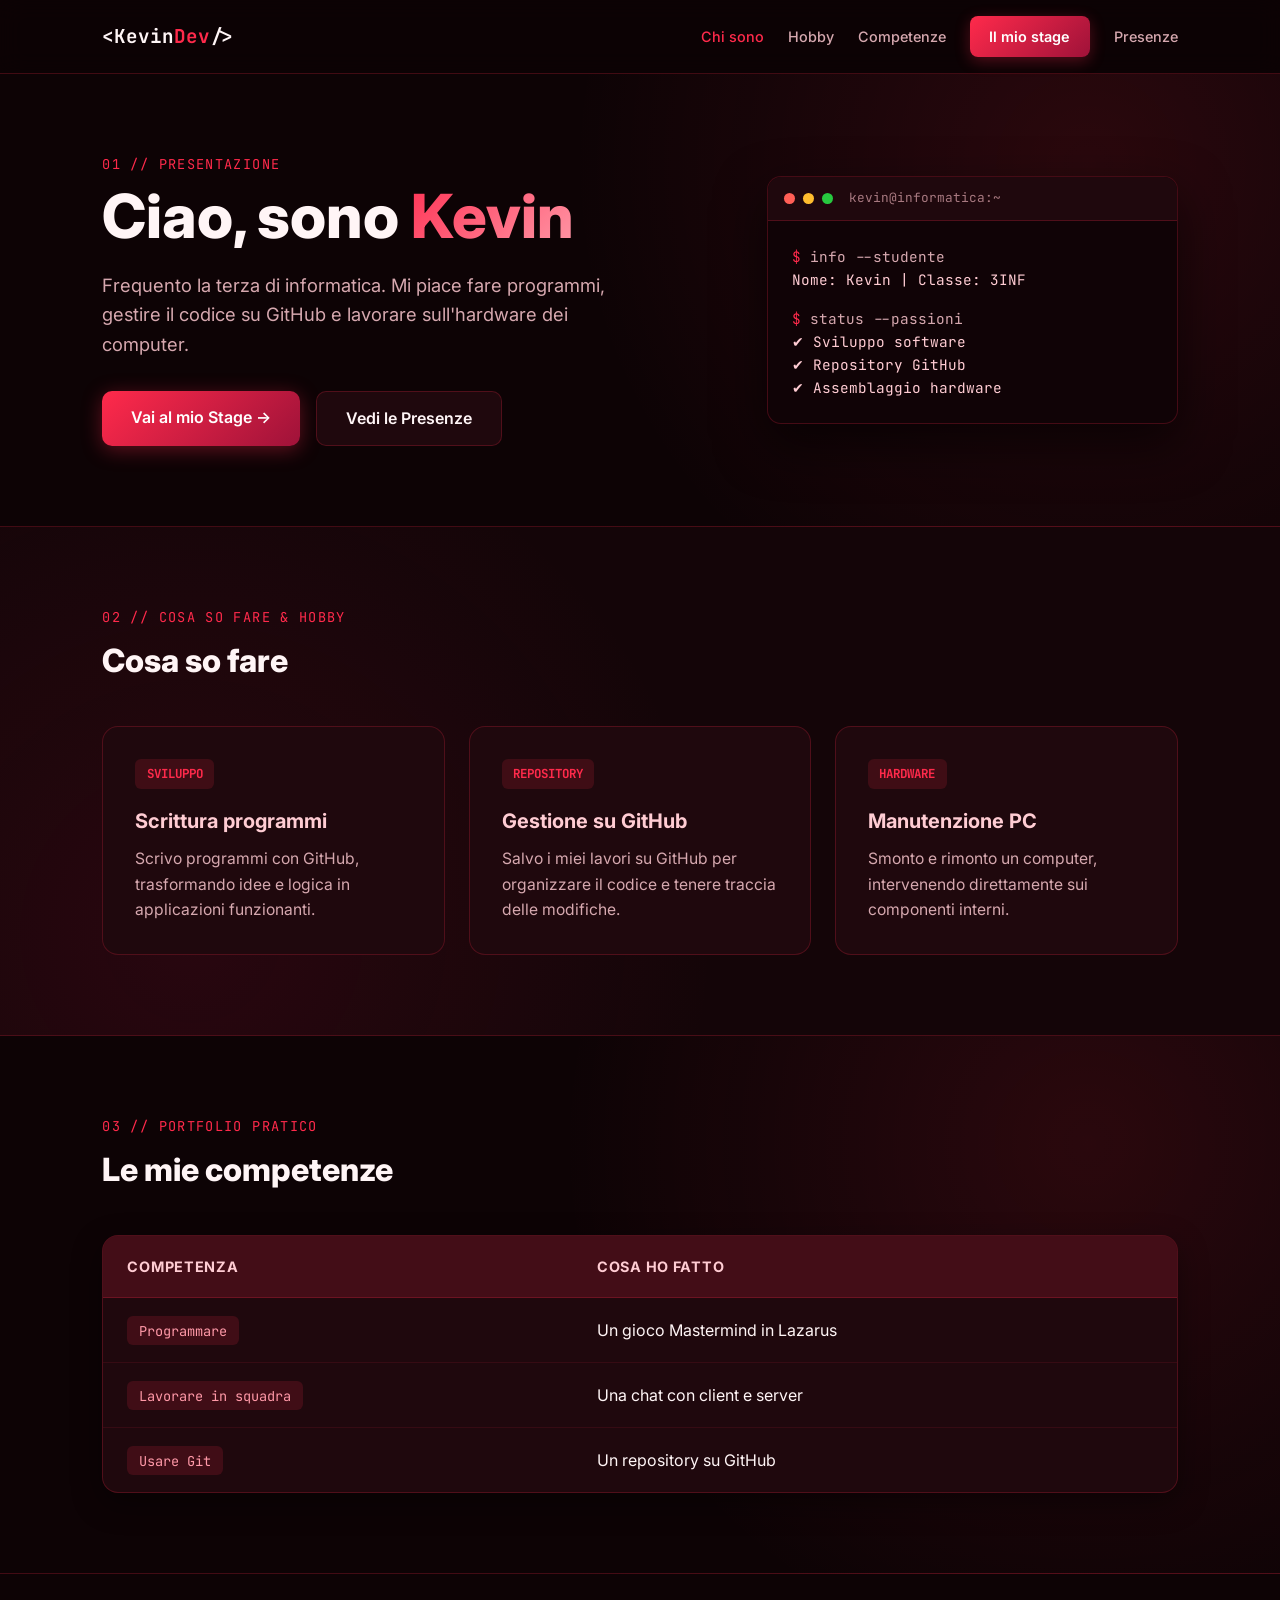
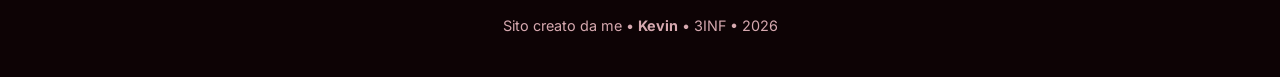
<file: index.html>
<!DOCTYPE html>
<html lang="it">
<head>
    <meta charset="UTF-8">
    <meta name="viewport" content="width=device-width, initial-scale=1.0">
    <title>Kevin | Portfolio Informatica</title>
    <link href="https://fonts.googleapis.com/css2?family=Inter:wght@400;500;600;800&family=JetBrains+Mono:wght@400;700&display=swap" rel="stylesheet">
    <style>
        :root {
            --bg-dark: #0d0305;
            --bg-alt: #140508;
            --surface: #1f080d;
            --surface-hover: #2b0b12;
            --text-main: #fff5f6;
            --text-muted: #d6a8af;
            --accent: #ff2a4b;
            --accent-dark: #9f1239;
            --border: rgba(255, 42, 75, 0.22);
        }

        * { margin: 0; padding: 0; box-sizing: border-box; scroll-behavior: smooth; }

        body {
            font-family: 'Inter', sans-serif;
            background-color: var(--bg-dark);
            color: var(--text-main);
            line-height: 1.6;
            overflow-x: hidden;
        }

        nav {
            position: sticky;
            top: 0;
            z-index: 1000;
            background: rgba(13, 3, 5, 0.92);
            backdrop-filter: blur(12px);
            -webkit-backdrop-filter: blur(12px);
            border-bottom: 1px solid var(--border);
            padding: 1rem 8%;
            display: flex;
            justify-content: space-between;
            align-items: center;
            flex-wrap: wrap;
            gap: 1rem;
        }

        .brand {
            font-family: 'JetBrains Mono', monospace;
            font-weight: 700;
            font-size: 1.2rem;
            color: var(--text-main);
            text-decoration: none;
        }

        .brand span { color: var(--accent); }

        .nav-links {
            display: flex;
            align-items: center;
            gap: 1.5rem;
            flex-wrap: wrap;
        }

        .nav-links a {
            color: var(--text-muted);
            text-decoration: none;
            font-weight: 500;
            font-size: 0.9rem;
            transition: color 0.2s;
        }

        .nav-links a:hover, .nav-links a.active-link { color: var(--accent); }

        .nav-links .btn-stage {
            background: linear-gradient(135deg, var(--accent), var(--accent-dark));
            color: #fff;
            padding: 0.55rem 1.2rem;
            border-radius: 8px;
            font-weight: 600;
            box-shadow: 0 4px 15px rgba(255, 42, 75, 0.3);
            transition: transform 0.2s;
        }

        .nav-links .btn-stage:hover { color: #fff; transform: translateY(-2px); }

        .theme-section { padding: 5rem 8%; border-bottom: 1px solid var(--border); }
        .theme-dark {
            background-color: var(--bg-dark);
            background-image: radial-gradient(circle at 85% 20%, rgba(255, 42, 75, 0.12), transparent 45%);
        }
        .theme-alt {
            background-color: var(--bg-alt);
            background-image: radial-gradient(circle at 15% 80%, rgba(159, 18, 57, 0.15), transparent 45%);
        }

        .container { max-width: 1100px; margin: 0 auto; }
        .theme-header { margin-bottom: 2.5rem; }

        .theme-tag {
            font-family: 'JetBrains Mono', monospace;
            font-size: 0.85rem;
            color: var(--accent);
            text-transform: uppercase;
            letter-spacing: 0.1em;
            display: block;
            margin-bottom: 0.4rem;
        }

        .theme-title { font-size: 2rem; font-weight: 800; color: var(--text-main); }

        .hero-grid {
            display: grid;
            grid-template-columns: 1.2fr 0.8fr;
            gap: 3rem;
            align-items: center;
        }

        h1 { font-size: clamp(2.5rem, 5vw, 3.8rem); font-weight: 800; line-height: 1.15; margin-bottom: 1.2rem; }
        h1 span {
            background: linear-gradient(135deg, #ff3355, #ff99a8);
            -webkit-background-clip: text;
            -webkit-text-fill-color: transparent;
        }

        .hero-text p { color: var(--text-muted); font-size: 1.15rem; margin-bottom: 2rem; max-width: 520px; }
        .hero-buttons { display: flex; gap: 1rem; flex-wrap: wrap; }

        .btn-primary {
            background: linear-gradient(135deg, var(--accent), var(--accent-dark));
            color: #fff;
            padding: 0.85rem 1.8rem;
            border-radius: 10px;
            text-decoration: none;
            font-weight: 600;
            box-shadow: 0 4px 20px rgba(255, 42, 75, 0.35);
            transition: transform 0.2s;
        }

        .btn-secondary {
            background: var(--surface);
            color: var(--text-main);
            border: 1px solid var(--border);
            padding: 0.85rem 1.8rem;
            border-radius: 10px;
            text-decoration: none;
            font-weight: 600;
            transition: background 0.2s;
        }

        .btn-primary:hover { transform: translateY(-2px); }
        .btn-secondary:hover { background: var(--surface-hover); }

        .terminal {
            background: #100306;
            border: 1px solid var(--border);
            border-radius: 14px;
            overflow: hidden;
            box-shadow: 0 20px 50px rgba(0, 0, 0, 0.6);
            font-family: 'JetBrains Mono', monospace;
            font-size: 0.9rem;
        }

        .terminal-bar {
            background: #1f080d;
            padding: 0.7rem 1rem;
            display: flex;
            align-items: center;
            gap: 0.5rem;
            border-bottom: 1px solid var(--border);
        }

        .dot { width: 11px; height: 11px; border-radius: 50%; }
        .dot-red { background: #ff5f56; }
        .dot-yellow { background: #ffbd2e; }
        .dot-green { background: #27c93f; }

        .terminal-body { padding: 1.5rem; color: var(--text-muted); }
        .terminal-body .cmd { color: var(--accent); }
        .terminal-body .val { color: #ffccd3; }

        .skills-grid {
            display: grid;
            grid-template-columns: repeat(auto-fit, minmax(280px, 1fr));
            gap: 1.5rem;
        }

        .skill-card {
            background: var(--surface);
            border: 1px solid var(--border);
            border-radius: 16px;
            padding: 2rem;
            transition: transform 0.25s, border-color 0.25s;
        }

        .skill-card:hover { transform: translateY(-6px); border-color: var(--accent); }

        .area-badge {
            font-family: 'JetBrains Mono', monospace;
            font-size: 0.78rem;
            color: var(--accent);
            background: rgba(255, 42, 75, 0.14);
            padding: 0.3rem 0.7rem;
            border-radius: 6px;
            display: inline-block;
            margin-bottom: 1rem;
            font-weight: 700;
        }

        .skill-card h3 { font-size: 1.25rem; margin-bottom: 0.6rem; color: #ffccd3; }
        .skill-card p { color: var(--text-muted); font-size: 0.98rem; }

        .table-wrapper {
            background: var(--surface);
            border: 1px solid var(--border);
            border-radius: 16px;
            overflow: hidden;
            box-shadow: 0 10px 30px rgba(0, 0, 0, 0.4);
        }

        table { width: 100%; border-collapse: collapse; }
        th {
            text-align: left;
            padding: 1.2rem 1.5rem;
            background: rgba(255, 42, 75, 0.16);
            color: #ffccd3;
            font-size: 0.9rem;
            text-transform: uppercase;
            letter-spacing: 0.05em;
            border-bottom: 1px solid var(--border);
        }
        td { padding: 1.2rem 1.5rem; border-bottom: 1px solid rgba(255, 42, 75, 0.1); color: var(--text-main); }
        tr:last-child td { border-bottom: none; }
        tr:hover td { background: rgba(255, 42, 75, 0.06); }

        .tag {
            font-family: 'JetBrains Mono', monospace;
            font-size: 0.85rem;
            background: rgba(255, 42, 75, 0.15);
            color: #ff99a8;
            padding: 0.35rem 0.75rem;
            border-radius: 6px;
        }

        footer {
            background: var(--bg-dark);
            padding: 2.5rem 8%;
            text-align: center;
            color: var(--text-muted);
            font-size: 0.9rem;
        }

        @media (max-width: 820px) {
            .hero-grid { grid-template-columns: 1fr; }
        }
    </style>
</head>
<body>

    <nav>
        <a href="index.html" class="brand">&lt;Kevin<span>Dev</span>/&gt;</a>
        <div class="nav-links">
            <a href="#chi-sono" class="active-link">Chi sono</a>
            <a href="#hobby">Hobby</a>
            <a href="#competenze">Competenze</a>
            <a href="stage.html" class="btn-stage">Il mio stage</a>
            <a href="presenze.html">Presenze</a>
        </div>
    </nav>

    <section id="chi-sono" class="theme-section theme-dark">
        <div class="container hero-grid">
            <div class="hero-text">
                <span class="theme-tag">01 // Presentazione</span>
                <h1>Ciao, sono <span>Kevin</span></h1>
                <p>Frequento la terza di informatica. Mi piace fare programmi, gestire il codice su GitHub e lavorare sull'hardware dei computer.</p>
                <div class="hero-buttons">
                    <a href="stage.html" class="btn-primary">Vai al mio Stage →</a>
                    <a href="presenze.html" class="btn-secondary">Vedi le Presenze</a>
                </div>
            </div>

            <div class="terminal">
                <div class="terminal-bar">
                    <div class="dot dot-red"></div>
                    <div class="dot dot-yellow"></div>
                    <div class="dot dot-green"></div>
                    <span style="margin-left: 8px; font-size: 0.8rem; color: #a87980;">kevin@informatica:~</span>
                </div>
                <div class="terminal-body">
                    <p><span class="cmd">$</span> info --studente</p>
                    <p class="val" style="margin-bottom: 1rem;">Nome: Kevin | Classe: 3INF</p>
                    <p><span class="cmd">$</span> status --passioni</p>
                    <p class="val">✔ Sviluppo software</p>
                    <p class="val">✔ Repository GitHub</p>
                    <p class="val">✔ Assemblaggio hardware</p>
                </div>
            </div>
        </div>
    </section>

    <section id="hobby" class="theme-section theme-alt">
        <div class="container">
            <div class="theme-header">
                <span class="theme-tag">02 // Cosa so fare &amp; Hobby</span>
                <h2 class="theme-title">Cosa so fare</h2>
            </div>

            <div class="skills-grid">
                <div class="skill-card">
                    <span class="area-badge">SVILUPPO</span>
                    <h3>Scrittura programmi</h3>
                    <p>Scrivo programmi con GitHub, trasformando idee e logica in applicazioni funzionanti.</p>
                </div>

                <div class="skill-card">
                    <span class="area-badge">REPOSITORY</span>
                    <h3>Gestione su GitHub</h3>
                    <p>Salvo i miei lavori su GitHub per organizzare il codice e tenere traccia delle modifiche.</p>
                </div>

                <div class="skill-card">
                    <span class="area-badge">HARDWARE</span>
                    <h3>Manutenzione PC</h3>
                    <p>Smonto e rimonto un computer, intervenendo direttamente sui componenti interni.</p>
                </div>
            </div>
        </div>
    </section>

    <section id="competenze" class="theme-section theme-dark">
        <div class="container">
            <div class="theme-header">
                <span class="theme-tag">03 // Portfolio pratico</span>
                <h2 class="theme-title">Le mie competenze</h2>
            </div>

            <div class="table-wrapper">
                <table>
                    <thead>
                        <tr>
                            <th>Competenza</th>
                            <th>Cosa ho fatto</th>
                        </tr>
                    </thead>
                    <tbody>
                        <tr>
                            <td><span class="tag">Programmare</span></td>
                            <td>Un gioco Mastermind in Lazarus</td>
                        </tr>
                        <tr>
                            <td><span class="tag">Lavorare in squadra</span></td>
                            <td>Una chat con client e server</td>
                        </tr>
                        <tr>
                            <td><span class="tag">Usare Git</span></td>
                            <td>Un repository su GitHub</td>
                        </tr>
                    </tbody>
                </table>
            </div>
        </div>
    </section>

    <footer>
        <p>Sito creato da me • <strong>Kevin</strong> • 3INF • 2026</p>
    </footer>

</body>
</html>
</file>
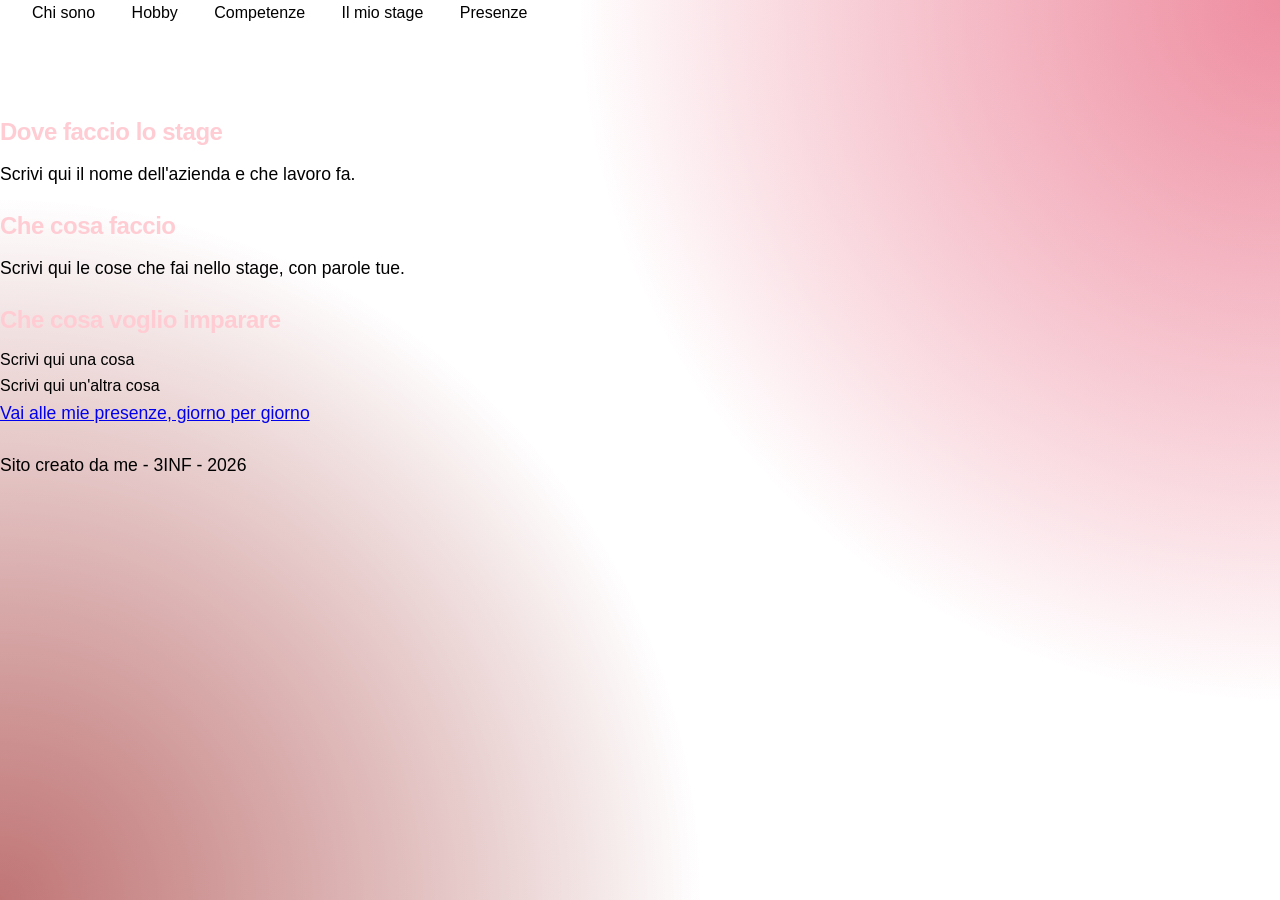
<file: diario.html>
<!DOCTYPE html>
<html lang="it">
<head>
  <meta charset="utf-8">
  <meta name="viewport" content="width=device-width, initial-scale=1">
  <title>Il mio stage</title>
  <link rel="stylesheet" href="style.css">
</head>
<body>
  <nav class="menu">
    <a href="index.html">Chi sono</a>
    <a href="passione.html">Hobby</a>
    <a href="competenze.html">Competenze</a>
    <a href="diario.html">Il mio stage</a>
    <a href="presenze.html">Presenze</a>
  </nav>
  <h1>Il mio stage</h1>
  <div class="scheda">
    <h2>Dove faccio lo stage</h2>
    <p>Scrivi qui il nome dell&#39;azienda e che lavoro fa.</p>
    <h2>Che cosa faccio</h2>
    <p>Scrivi qui le cose che fai nello stage, con parole tue.</p>
    <h2>Che cosa voglio imparare</h2>
    <ul>
      <li>Scrivi qui una cosa</li>
      <li>Scrivi qui un&#39;altra cosa</li>
    </ul>
    <p><a href="presenze.html">Vai alle mie presenze, giorno per giorno</a></p>
  </div>
  <p class="piede">Sito creato da me - 3INF - 2026</p>
</body>
</html>
</file>
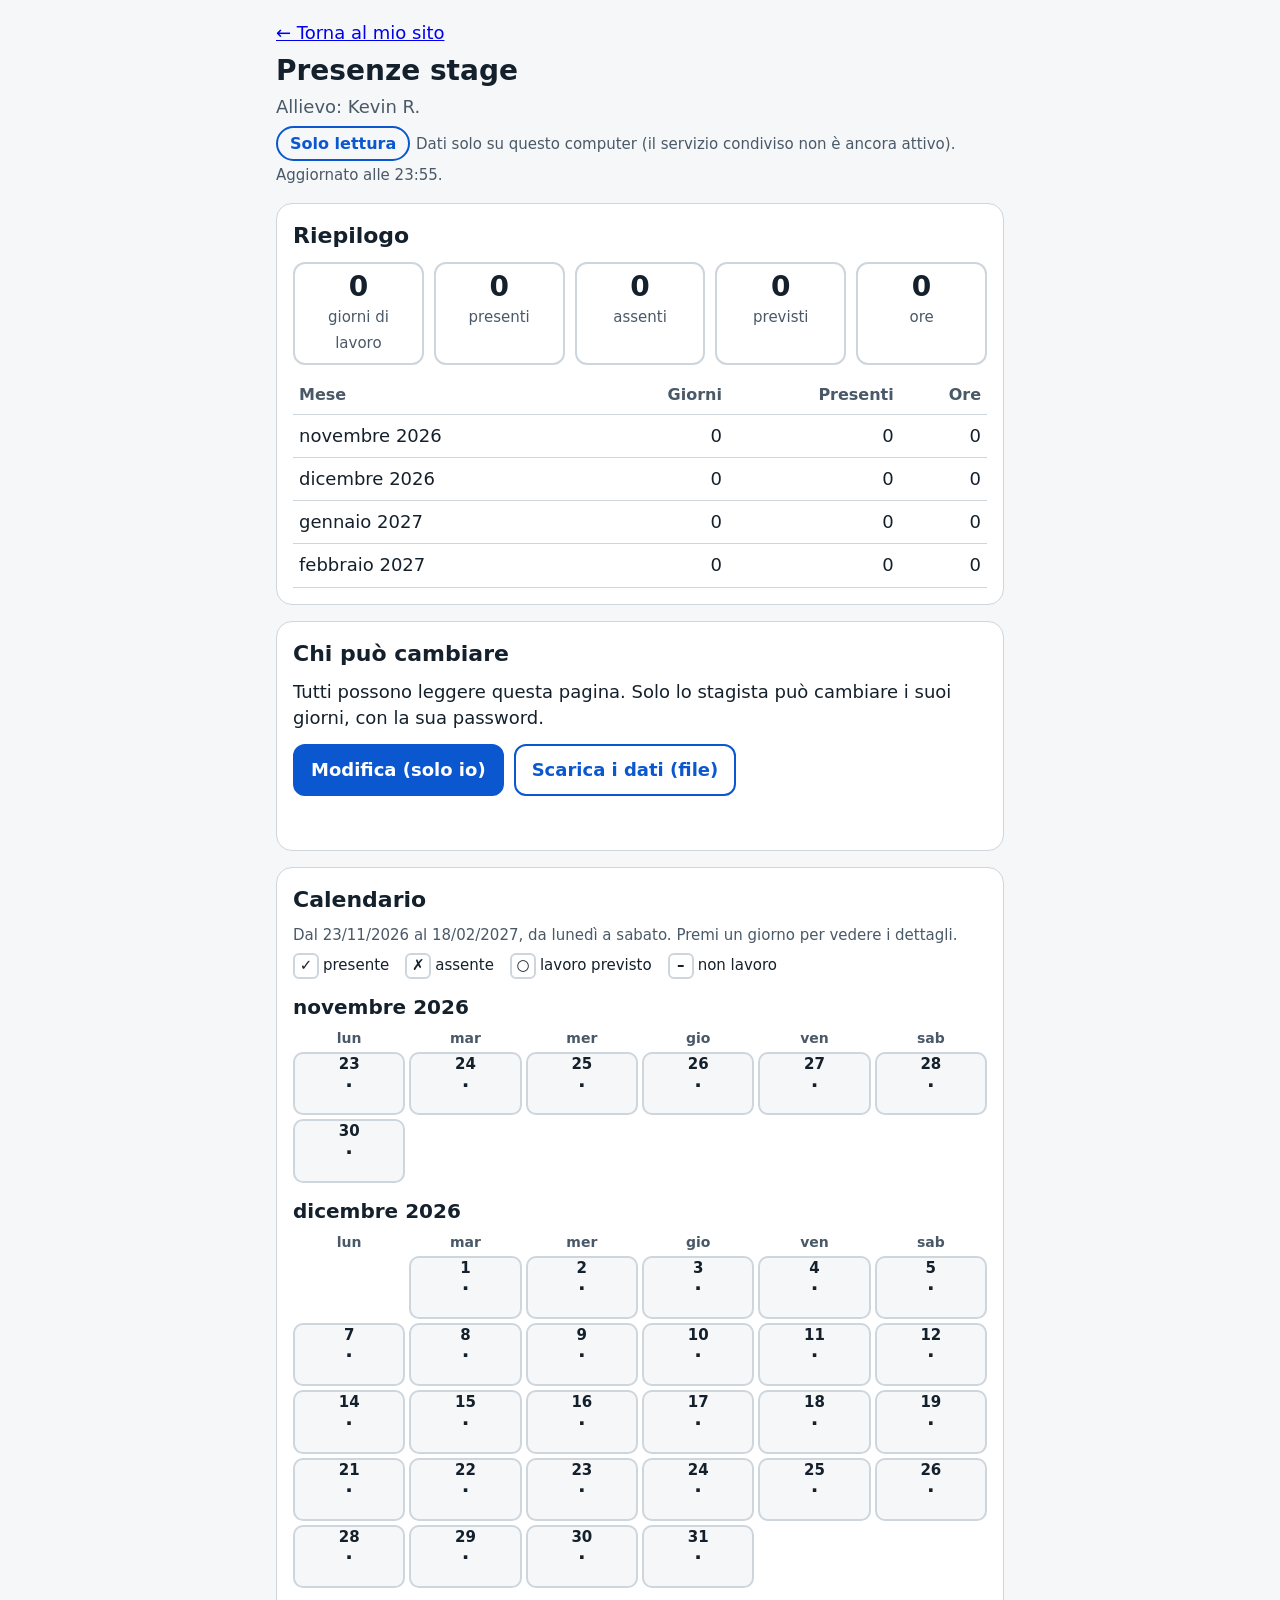
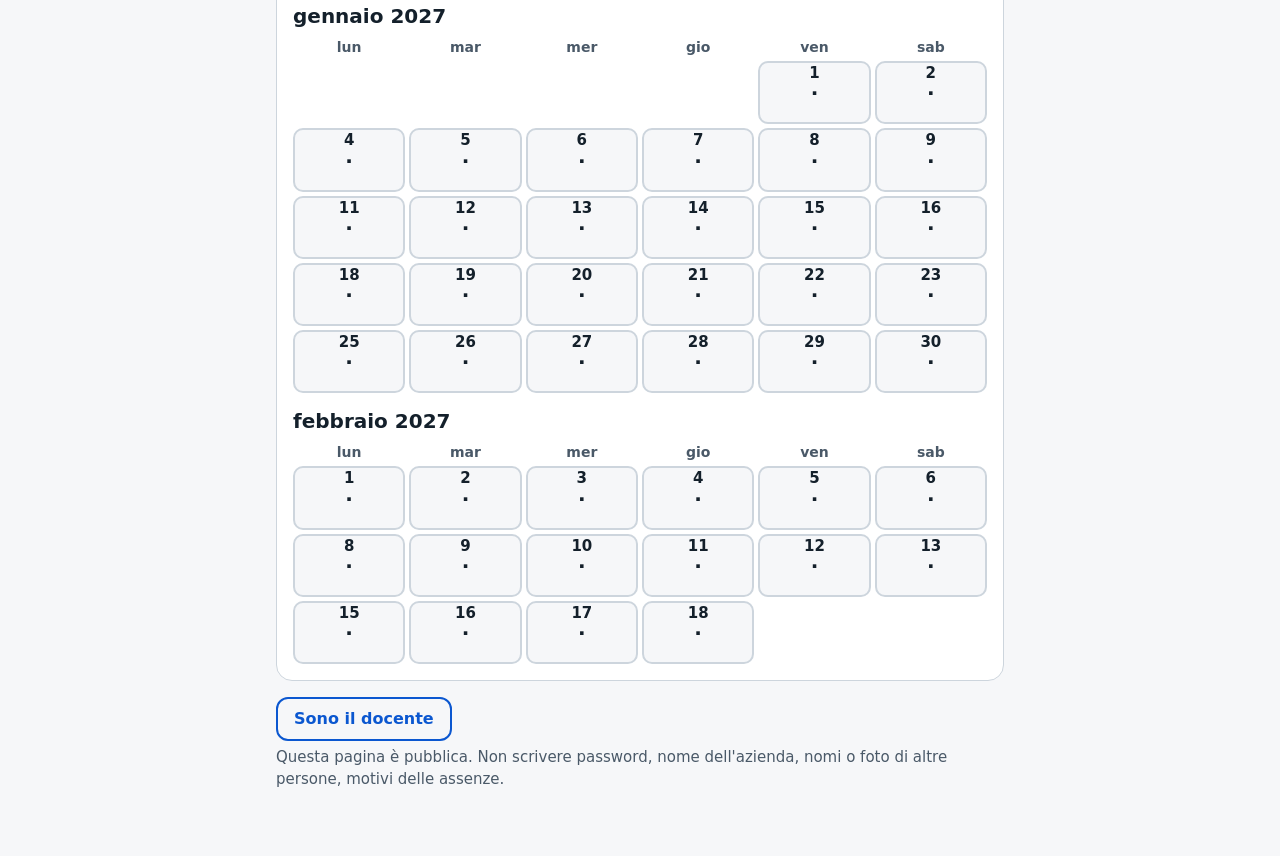
<file: Presenze.html>
<!doctype html>
<html lang="it"><head><meta charset="utf-8"><meta name="viewport" content="width=device-width,initial-scale=1"><meta name="robots" content="noindex"><link rel="icon" href="data:,">
<title>Presenze stage</title>
<style>
:root{--bg:#f6f7f9;--card:#fff;--ink:#14202b;--mut:#4a5968;--line:#cdd5dd;--acc:#0b57d0;--accd:#fff;--ok:#0a7a3d;--okbg:#c8f0d2;--ko:#a32020;--kobg:#f6c9c9;--pv:#8a5a00;--pvbg:#fde9b8;--nl:#e7eaee;--warn:#fff8e1;--warnl:#e6c96a}
:root[data-theme="dark"]{--bg:#10161c;--card:#1a232c;--ink:#e8eef4;--mut:#a9b7c4;--line:#33424f;--acc:#8ab4f8;--accd:#10161c;--ok:#7fd69b;--okbg:#17402a;--ko:#ff9b9b;--kobg:#4a2222;--pv:#f2c66d;--pvbg:#4a3a12;--nl:#26313b;--warn:#3a3213;--warnl:#7a6a22}
@media (prefers-color-scheme:dark){:root:not([data-theme="light"]){--bg:#10161c;--card:#1a232c;--ink:#e8eef4;--mut:#a9b7c4;--line:#33424f;--acc:#8ab4f8;--accd:#10161c;--ok:#7fd69b;--okbg:#17402a;--ko:#ff9b9b;--kobg:#4a2222;--pv:#f2c66d;--pvbg:#4a3a12;--nl:#26313b;--warn:#3a3213;--warnl:#7a6a22}}
*{box-sizing:border-box}
html{-webkit-text-size-adjust:100%}
body{margin:0;background:var(--bg);color:var(--ink);font:18px/1.45 system-ui,-apple-system,"Segoe UI",Roboto,Arial,sans-serif;overflow-wrap:anywhere}
main{max-width:760px;margin:0 auto;padding:14px 16px 60px}
h1{font-size:28px;line-height:1.2;margin:8px 0 4px}
h2{font-size:22px;margin:0 0 10px}
p{margin:6px 0}
.sub,.small{color:var(--mut)}.small{font-size:15px}
section{background:var(--card);border:1px solid var(--line);border-radius:16px;padding:16px;margin:16px 0}
.badge{display:inline-block;padding:4px 12px;border-radius:99px;font-weight:700;font-size:16px;border:2px solid var(--line)}
.badge.view{border-color:var(--acc);color:var(--acc)}
.badge.edit{border-color:var(--ok);color:var(--ok);background:var(--okbg)}
.btn{min-height:52px;padding:10px 16px;border-radius:12px;border:2px solid var(--acc);background:var(--acc);color:var(--accd);font-weight:700;font-size:18px;line-height:1.2;font-family:inherit;cursor:pointer;touch-action:manipulation}
.btn.sec{background:transparent;color:var(--acc)}
.btn.ko{background:transparent;color:var(--ko);border-color:var(--ko)}
.btn:disabled{opacity:.5;cursor:default}
label{display:block;font-weight:700;margin:12px 0 4px}
input,select,textarea{width:100%;min-height:52px;font:inherit;padding:8px 10px;border-radius:10px;border:2px solid var(--line);background:var(--bg);color:var(--ink)}
textarea{min-height:96px}
input[type=checkbox]{width:28px;min-height:28px;height:28px;margin:0}
.msg{min-height:26px;font-weight:700}.msg.ok{color:var(--ok)}.msg.ko{color:var(--ko)}
.warn{background:var(--warn);border:1px solid var(--warnl);border-radius:10px;padding:10px 12px;margin:10px 0}
.actions{display:flex;flex-wrap:wrap;gap:10px;margin-top:12px}
[hidden]{display:none!important}
.cards{display:grid;grid-template-columns:repeat(2,1fr);gap:10px}
@media (min-width:600px){.cards{grid-template-columns:repeat(5,1fr)}}
.card{border:2px solid var(--line);border-radius:12px;padding:8px;text-align:center}
.card b{display:block;font-size:28px;line-height:1.1}.card span{font-size:15px;color:var(--mut)}
table{width:100%;border-collapse:collapse;margin-top:10px}
th,td{border-bottom:1px solid var(--line);padding:8px 6px;text-align:left}
th{font-size:16px;color:var(--mut)}td.n,th.n{text-align:right;white-space:nowrap}
.mese{margin:14px 0 6px;font-size:20px}
.grid{display:grid;grid-template-columns:repeat(6,1fr);gap:4px}
.gh{text-align:center;font-size:14px;font-weight:700;color:var(--mut)}
.d{min-height:62px;border-radius:10px;border:2px solid var(--line);background:var(--bg);color:var(--ink);font:inherit;padding:2px;display:flex;flex-direction:column;align-items:center;justify-content:center;line-height:1.15;cursor:pointer;touch-action:manipulation}
.d .dn{font-size:15px;font-weight:700}.d .sy{font-size:20px;font-weight:700}.d .ho{font-size:13px}
.d.s-N{background:var(--nl);color:var(--mut)}
.d.s-L{background:var(--pvbg);border-color:var(--pv);color:var(--pv)}
.d.s-P{background:var(--okbg);border-color:var(--ok);color:var(--ok)}
.d.s-A{background:var(--kobg);border-color:var(--ko);color:var(--ko)}
.vuoto{visibility:hidden}
.leg{display:flex;flex-wrap:wrap;gap:8px 16px;font-size:15px}
.leg span b{display:inline-block;min-width:26px;text-align:center;border-radius:6px;border:2px solid var(--line);margin-right:4px}
#sheet{position:fixed;inset:0;background:rgba(0,0,0,.5);display:flex;align-items:flex-end;justify-content:center;z-index:10}
#sheet .in{background:var(--card);width:100%;max-width:560px;max-height:92vh;overflow:auto;border-radius:18px 18px 0 0;padding:16px}
.sc{display:grid;grid-template-columns:1fr 1fr;gap:8px}
.sc .btn{background:var(--bg);color:var(--ink);border-color:var(--line)}
.sc .btn.on.N{background:var(--nl);border-color:var(--mut)}
.sc .btn.on.L{background:var(--pvbg);border-color:var(--pv);color:var(--pv)}
.sc .btn.on.P{background:var(--okbg);border-color:var(--ok);color:var(--ok)}
.sc .btn.on.A{background:var(--kobg);border-color:var(--ko);color:var(--ko)}
.days{display:grid;grid-template-columns:repeat(3,1fr);gap:8px}
.days label{display:flex;align-items:center;gap:8px;margin:0;font-weight:400;min-height:48px}
@media (max-width:520px){h1{font-size:24px}}
</style></head><body><main>
<p id="torna" hidden><a href="index.html">&larr; Torna al mio sito</a></p>
<h1>Presenze stage</h1>
<p class="sub" id="chi"></p>
<div id="viewer" hidden><label for="v-all">Allievo</label><select id="v-all"></select></div>
<div class="warn" id="prova" hidden><b>MODO PROVA.</b> Quello che scrivi resta solo su questo computer. Non va nelle presenze vere.</div>
<p><span class="badge view" id="modo">Solo lettura</span> <span class="small" id="stato">Caricamento...</span></p>

<section id="s-riep"><h2>Riepilogo</h2>
<div class="cards">
<div class="card"><b id="r-lav">0</b><span>giorni di lavoro</span></div>
<div class="card"><b id="r-pre">0</b><span>presenti</span></div>
<div class="card"><b id="r-ass">0</b><span>assenti</span></div>
<div class="card"><b id="r-prev">0</b><span>previsti</span></div>
<div class="card"><b id="r-ore">0</b><span>ore</span></div>
</div>
<table id="t-mesi"><thead><tr><th>Mese</th><th class="n">Giorni</th><th class="n">Presenti</th><th class="n">Ore</th></tr></thead><tbody></tbody></table>
</section>

<section id="s-az"><h2>Chi può cambiare</h2>
<p id="az-testo">Tutti possono leggere questa pagina. Solo lo stagista può cambiare i suoi giorni, con la sua password.</p>
<div id="f-pw" hidden>
<p id="pw-aiuto"></p>
<label for="pw1" id="l-pw1">Password</label><input id="pw1" type="password" autocomplete="current-password">
<div id="pw2box" hidden><label for="pw2">Scrivi ancora la stessa password</label><input id="pw2" type="password" autocomplete="new-password"></div>
<div class="actions"><button class="btn" id="b-pw-ok" type="button">Entra</button><button class="btn sec" id="b-pw-no" type="button">Annulla</button></div>
</div>
<div id="f-doc" hidden>
<label for="du">Utente</label><input id="du" type="text" autocomplete="username" autocapitalize="none" spellcheck="false">
<label for="dp">Password</label><input id="dp" type="password" autocomplete="current-password">
<div class="actions"><button class="btn" id="b-doc-ok" type="button">Entra</button><button class="btn sec" id="b-doc-no" type="button">Annulla</button></div>
</div>
<div class="actions" id="az-bott">
<button class="btn" id="b-mod" type="button">Modifica (solo io)</button>
<button class="btn sec" id="b-esci" type="button" hidden>Esci dalla modifica</button>
<button class="btn sec" id="b-export" type="button">Scarica i dati (file)</button>
<button class="btn sec" id="b-import" type="button" hidden>Carica il mio file</button><input type="file" id="f-import" accept=".json,application/json" hidden>
<button class="btn sec" id="b-invia" type="button" hidden>Invia le modifiche in attesa</button>
</div>
<p class="msg" id="msg" role="status" aria-live="polite"></p>
</section>

<section id="s-fissi" hidden><h2>I miei giorni di lavoro</h2>
<p class="small">Scegli i giorni della settimana in cui lavori. Premi il bottone: tutti i giorni ancora vuoti diventano <b>Lavoro previsto</b> o <b>Non lavoro</b>. I giorni già segnati non cambiano.</p>
<div class="days" id="giorni-sett"></div>
<div class="actions"><button class="btn" id="b-fissi" type="button">Segna i giorni scelti</button></div>
</section>

<section><h2>Calendario</h2>
<p class="small">Dal 23/11/2026 al 18/02/2027, da lunedì a sabato. Premi un giorno per vedere i dettagli.</p>
<div class="leg"><span><b>✓</b>presente</span><span><b>✗</b>assente</span><span><b>○</b>lavoro previsto</span><span><b>–</b>non lavoro</span></div>
<div id="cal"></div></section>
<section id="s-doc" hidden><h2>Docente</h2><p class="small">Hai fatto l'accesso come docente. Puoi cambiare i giorni di questo allievo.</p>
<div class="actions"><button class="btn ko" id="b-reset" type="button">Azzera la password di questo allievo</button></div></section>
<p class="small"><button class="btn sec" id="b-docente" type="button" style="min-height:44px;font-size:16px">Sono il docente</button></p>
<p class="small">Questa pagina è pubblica. Non scrivere password, nome dell'azienda, nomi o foto di altre persone, motivi delle assenze.</p>
</main>
<div id="sheet" hidden role="dialog" aria-modal="true" aria-labelledby="sh-tit"><div class="in">
<h2 id="sh-tit"></h2>
<div id="sh-let"></div>
<div id="sh-mod" hidden>
<div class="sc" id="sh-stati"></div>
<div id="sh-campi">
<div id="sh-oreb"><label for="sh-ore">Ore (da 0 a 12)</label><input id="sh-ore" type="number" min="0" max="12" step="0.5" inputmode="decimal" placeholder="Per esempio: 6"></div>
<label for="sh-att" id="sh-attl">Che cosa hai fatto</label><textarea id="sh-att" maxlength="200" placeholder="Poche parole"></textarea>
</div>
<p class="msg" id="sh-msg" role="status" aria-live="polite"></p>
<div class="actions"><button class="btn" id="sh-salva" type="button">Salva il giorno</button><button class="btn sec" id="sh-vuoto" type="button">Svuota il giorno</button><button class="btn sec" id="sh-chiudi2" type="button">Chiudi</button></div>
</div>
<div class="actions" id="sh-solo"><button class="btn sec" id="sh-chiudi" type="button">Chiudi</button></div>
</div></div>
<script>
"use strict";
/* ====== CONFIGURAZIONE (versione 2.2, 17/11/2026; v2.2: link «Torna al mio sito», bottone «Carica il mio file» per rimettere i giorni salvati con «Scarica i dati»; v2.1: accesso del docente con la password scelta dal docente, sale nuovo, PBKDF2 2.000.000 iterazioni; v2.0: prima versione) ====== */
var CFG = {
  allievo: "Kevin R.",            /* «Nome I.»: lo mette la pagina «copia» */
  inizio: "2026-11-23", fine: "2027-02-18",
  endpoint: "",                      /* servizio Apps Script; vuoto = dati solo su questo computer */
  configUrl: "https://nicolaregge-pulse.github.io/corso-informatica/stage/config.json",  /* qui sta l'indirizzo del servizio: si attiva senza rifare le pagine */
  docenteModifica: true,             /* UN SOLO VALORE: true = il docente puo' sbloccare la modifica di ogni allievo; false = solo lo stagista */
  allievi: ["Alessandro A.","Denis A.","David A.","Eric C.","Nicolo' C.","Mirko D.","Ariel D.","Mahmoud E.","Rafi F.","Emmanuel F.","Andrea G.","Simone G.","Zhan L.","Tomas L.","Filippo M.","Beatrice N.","Kelvin P.","Kevin R.","Gabriele R.","Dani S.","Samuele U.","Noah V."],
  /*DOC-INIZIO*/
  doc: {iter: 2000000, salt: "30419b9ed8a272e2755a133168255df7", verifier: "aa7f3bc6ee890cc2c3f1fb0e5d5bc6c0f261cc8dd26fa501a1899412390e0832"},
  /*DOC-FINE*/
  chiave: "presenze-stage-v2"
};
var PROVA = /[?&]prova=1/.test(location.search);
if (PROVA) { CFG.endpoint = ""; CFG.chiave += "-prova"; }
var QS = (location.search.match(/[?&]allievo=([^&]*)/) || [])[1];
var VIEWER = CFG.allievo.charAt(0) === "@";
var ALL = VIEWER ? (QS ? decodeURIComponent(QS.replace(/\+/g, " ")) : "") : CFG.allievo;
var NOMI = {N: "Non lavoro", L: "Lavoro previsto", P: "Presente", A: "Assente"};
var SIMB = {N: "–", L: "○", P: "✓", A: "✗"};
var GN = ["domenica","lunedì","martedì","mercoledì","giovedì","venerdì","sabato"];
var MN = ["gennaio","febbraio","marzo","aprile","maggio","giugno","luglio","agosto","settembre","ottobre","novembre","dicembre"];
var dati = {};            /* iso -> {s,o,t} dell'allievo mostrato */
var info = {salt: "", haPassword: false};
var pend = {};            /* modifiche non ancora nel servizio */
var K = null, comeDocente = false, aperto = null, ultimiDati = [];
var $ = function (id) { return document.getElementById(id); };
function el(t, c, x) { var e = document.createElement(t); if (c) e.className = c; if (x != null) e.textContent = x; return e; }
function utc(iso) { var p = iso.split("-"); return new Date(Date.UTC(+p[0], +p[1] - 1, +p[2])); }
function isoDi(d) { return d.toISOString().slice(0, 10); }
function fmt(iso) { var p = iso.split("-"); return p[2] + "/" + p[1] + "/" + p[0]; }
function nOre(n) { return String(Math.round(n * 10) / 10).replace(".", ","); }
function periodo() { var a = [], d = utc(CFG.inizio), f = utc(CFG.fine); while (d <= f) { if (d.getUTCDay() !== 0) a.push(isoDi(d)); d = new Date(d.getTime() + 86400000); } return a; }
var PER = periodo();
function msg(t, k) { var m = $("msg"); m.className = "msg " + (k || ""); m.textContent = t; }

/* ====== dati: locali o dal servizio ====== */
function kLoc(p) { return CFG.chiave + ":" + (p || "d") + ":" + ALL; }
function leggiLoc(p) { try { var t = localStorage.getItem(kLoc(p)); return t ? JSON.parse(t) : null; } catch (e) { return null; } }
function scriviLoc(p, v) { try { localStorage.setItem(kLoc(p), JSON.stringify(v)); } catch (e) {} }
function vista() { var o = {}, k; for (k in dati) o[k] = dati[k]; for (k in pend) { if (pend[k].s) o[k] = pend[k]; else delete o[k]; } return o; }
function stato(t) { $("stato").textContent = t; }
function ora() { var d = new Date(); return ("0" + d.getHours()).slice(-2) + ":" + ("0" + d.getMinutes()).slice(-2); }
function carica() {
  if (!ALL) { dati = {}; disegna(); stato("Scegli un allievo."); return Promise.resolve(); }
  pend = (CFG.endpoint && leggiLoc("pend")) || {};
  if (!CFG.endpoint) {
    var l = leggiLoc("d") || {};
    dati = l.giorni || {}; info = {salt: l.salt || "", haPassword: !!l.verifier};
    stato((PROVA ? "Modo prova: dati solo su questo computer. " : "Dati solo su questo computer (il servizio condiviso non è ancora attivo). ") + "Aggiornato alle " + ora() + ".");
    disegna(); return Promise.resolve();
  }
  return fetch(CFG.endpoint + "?t=" + Date.now()).then(function (r) { return r.json(); }).then(function (j) {
    dati = {}; (j.giorni || []).forEach(function (g) { if (g.a === ALL) dati[g.d] = {s: g.s, o: Number(g.o) || 0, t: g.t || ""}; });
    var a = (j.allievi || []).filter(function (x) { return x.nome === ALL; })[0];
    info = a ? {salt: a.salt || "", haPassword: !!a.haPassword} : {salt: "", haPassword: false};
    if (typeof j.docenteModifica === "boolean") CFG.docenteModifica = j.docenteModifica;
    stato("Dati dal servizio condiviso. Aggiornati alle " + ora() + ".");
    disegna();
  }).catch(function () { dati = {}; stato("Il servizio condiviso non risponde. Riprova più tardi."); disegna(); });
}

/* ====== calendario e riepilogo ====== */
function disegna() {
  $("chi").textContent = ALL ? "Allievo: " + ALL : "Scegli un allievo per vedere le sue presenze.";
  var v = vista(), c = {L: 0, P: 0, A: 0, ore: 0}, mesi = {};
  PER.forEach(function (d) {
    var x = v[d]; if (!x) return; var m = d.slice(0, 7);
    mesi[m] = mesi[m] || {g: 0, p: 0, o: 0};
    if (x.s === "L") { c.L++; mesi[m].g++; }
    if (x.s === "P") { c.P++; mesi[m].g++; mesi[m].p++; mesi[m].o += x.o || 0; c.ore += x.o || 0; }
    if (x.s === "A") { c.A++; mesi[m].g++; }
  });
  $("r-lav").textContent = c.L + c.P + c.A; $("r-pre").textContent = c.P; $("r-ass").textContent = c.A; $("r-prev").textContent = c.L; $("r-ore").textContent = nOre(c.ore);
  var tb = document.querySelector("#t-mesi tbody"); tb.textContent = "";
  var chiavi = []; PER.forEach(function (d) { var m = d.slice(0, 7); if (chiavi.indexOf(m) < 0) chiavi.push(m); });
  chiavi.forEach(function (m) {
    var q = mesi[m] || {g: 0, p: 0, o: 0}, tr = el("tr");
    tr.appendChild(el("td", null, MN[+m.slice(5) - 1] + " " + m.slice(0, 4))); tr.appendChild(el("td", "n", q.g)); tr.appendChild(el("td", "n", q.p)); tr.appendChild(el("td", "n", nOre(q.o))); tb.appendChild(tr);
  });
  var cal = $("cal"); cal.textContent = "";
  chiavi.forEach(function (m) {
    cal.appendChild(el("h3", "mese", MN[+m.slice(5) - 1] + " " + m.slice(0, 4)));
    var g = el("div", "grid"); ["lun", "mar", "mer", "gio", "ven", "sab"].forEach(function (n) { g.appendChild(el("div", "gh", n)); });
    var giorni = PER.filter(function (d) { return d.slice(0, 7) === m; });
    var off = (utc(giorni[0]).getUTCDay() + 6) % 7; for (var i = 0; i < off; i++) g.appendChild(el("div", "vuoto"));
    giorni.forEach(function (d) {
      var x = v[d], b = el("button", "d" + (x ? " s-" + x.s : "")); b.type = "button";
      b.appendChild(el("span", "dn", String(+d.slice(8)))); b.appendChild(el("span", "sy", x ? SIMB[x.s] : "·"));
      b.appendChild(el("span", "ho", x && x.s === "P" ? nOre(x.o || 0) + " h" : " "));
      b.setAttribute("aria-label", GN[utc(d).getUTCDay()] + " " + fmt(d) + ": " + (x ? NOMI[x.s] + (x.s === "P" ? ", " + nOre(x.o || 0) + " ore" : "") : "non segnato"));
      b.addEventListener("click", function () { apriGiorno(d); }); g.appendChild(b);
    });
    cal.appendChild(g);
  });
  $("b-invia").hidden = !(K && CFG.endpoint && Object.keys(pend).length);
  $("b-import").hidden = !K || comeDocente;
}

/* ====== il giorno ====== */
var scelta = "";
function apriGiorno(d) {
  aperto = d; var x = vista()[d];
  $("sh-tit").textContent = GN[utc(d).getUTCDay()] + " " + fmt(d); $("sh-msg").textContent = "";
  var let_ = $("sh-let"); let_.textContent = "";
  if (!K) {
    let_.appendChild(el("p", null, x ? NOMI[x.s] : "Non ancora segnato."));
    if (x && x.s === "P") let_.appendChild(el("p", null, "Ore: " + nOre(x.o || 0)));
    if (x && x.t) let_.appendChild(el("p", null, x.t));
    $("sh-mod").hidden = true; $("sh-solo").hidden = false;
  } else {
    scelta = x ? x.s : ""; $("sh-ore").value = x && x.s === "P" ? x.o : ""; $("sh-att").value = x ? (x.t || "") : "";
    var S = $("sh-stati"); S.textContent = "";
    ["P", "A", "L", "N"].forEach(function (s) {
      var b = el("button", "btn " + s, SIMB[s] + " " + NOMI[s]); b.type = "button"; b.dataset.s = s;
      b.addEventListener("click", function () { scelta = s; campi(); }); S.appendChild(b);
    });
    campi(); $("sh-mod").hidden = false; $("sh-solo").hidden = true;
  }
  $("sheet").hidden = false;
  var f = $("sh-mod").hidden ? $("sh-chiudi") : S0(); if (f) f.focus();
}
function S0() { return $("sh-stati").firstChild; }
function campi() {
  Array.prototype.forEach.call($("sh-stati").children, function (b) { b.className = "btn " + b.dataset.s + (b.dataset.s === scelta ? " on" : ""); b.setAttribute("aria-pressed", b.dataset.s === scelta ? "true" : "false"); });
  $("sh-campi").hidden = !(scelta === "P" || scelta === "L"); $("sh-oreb").hidden = scelta !== "P";
  $("sh-attl").textContent = scelta === "L" ? "Che cosa farai (facoltativo)" : "Che cosa hai fatto";
}
function chiudi() { $("sheet").hidden = true; aperto = null; }
function salvaGiorno() {
  var m = $("sh-msg"); m.className = "msg ko";
  if (!scelta) { m.textContent = "Scegli una delle quattro cose."; return; }
  var o = 0, t = $("sh-att").value.trim().slice(0, 200);
  if (scelta === "P") {
    o = parseFloat(String($("sh-ore").value).replace(",", "."));
    if (isNaN(o) || o < 0 || o > 12) { m.textContent = "Le ore sono un numero da 0 a 12."; return; }
    if (!t) { m.textContent = "Scrivi in poche parole che cosa hai fatto."; return; }
  }
  if (scelta === "A" || scelta === "N") t = "";
  invia([{d: aperto, s: scelta, o: o, t: t}]).then(function (ok) { if (ok) chiudi(); });
}
function svuotaGiorno() { invia([{d: aperto, s: "", o: 0, t: ""}]).then(function (ok) { if (ok) chiudi(); }); }

/* ====== salvataggio ====== */
function applica(lista) {
  lista.forEach(function (g) { if (g.s) dati[g.d] = {s: g.s, o: g.o, t: g.t}; else delete dati[g.d]; });
}
function invia(lista) {
  if (!K) { msg("Per cambiare serve l'accesso.", "ko"); return Promise.resolve(false); }
  if (!CFG.endpoint) {
    if (comeDocente && !CFG.docenteModifica) { msg("La modifica del docente è spenta.", "ko"); return Promise.resolve(false); }
    applica(lista); var l = leggiLoc("d") || {}; l.giorni = dati; scriviLoc("d", l); disegna();
    msg("Salvato su questo computer. Premi «Scarica i dati» per avere il file.", "ok"); return Promise.resolve(true);
  }
  return post({op: "salva", allievo: ALL, k: K, giorni: lista}).then(function (j) {
    if (j && j.ok) { applica(lista); lista.forEach(function (g) { delete pend[g.d]; }); scriviLoc("pend", pend); disegna(); msg("Salvato nel servizio condiviso.", "ok"); return true; }
    if (j && /accesso/.test(j.errore || "")) { msg("La password non è più valida. Esci e rientra.", "ko"); return false; }
    msg("Il servizio non ha accettato (" + ((j && j.errore) || "errore") + ").", "ko"); return false;
  }).catch(function () {
    lista.forEach(function (g) { pend[g.d] = {s: g.s, o: g.o, t: g.t}; }); scriviLoc("pend", pend); disegna();
    msg("Non riesco a inviare. La modifica resta su questo computer: premi «Invia le modifiche in attesa».", "ko"); return true;
  });
}
function inviaAttesa() {
  var lista = Object.keys(pend).map(function (d) { return {d: d, s: pend[d].s, o: pend[d].o || 0, t: pend[d].t || ""}; });
  if (!lista.length) return; invia(lista).then(function () { carica(); });
}
function post(c) { return fetch(CFG.endpoint, {method: "POST", headers: {"Content-Type": "text/plain;charset=utf-8"}, body: JSON.stringify(c)}).then(function (r) { return r.json(); }); }

/* ====== password: PBKDF2 con sale; si salva e si confronta solo l'impronta ====== */
function hex2buf(h) { var a = new Uint8Array(h.length / 2); for (var i = 0; i < a.length; i++) a[i] = parseInt(h.substr(i * 2, 2), 16); return a; }
function buf2hex(b) { return Array.prototype.map.call(new Uint8Array(b), function (x) { return ("0" + x.toString(16)).slice(-2); }).join(""); }
function derivaChiave(saltHex, extra, password, iter) {
  var enc = new TextEncoder(), sale = hex2buf(saltHex), u = enc.encode(extra.trim().toLowerCase());
  var s = new Uint8Array(sale.length + u.length); s.set(sale, 0); s.set(u, sale.length);
  return crypto.subtle.importKey("raw", enc.encode(password), "PBKDF2", false, ["deriveBits"]).then(function (k) {
    return crypto.subtle.deriveBits({name: "PBKDF2", hash: "SHA-256", salt: s, iterations: iter}, k, 256);
  }).then(function (bits) { var kk = buf2hex(bits); return crypto.subtle.digest("SHA-256", enc.encode(kk)).then(function (h) { return {K: kk, V: buf2hex(h)}; }); });
}
function saleNuovo() { var a = new Uint8Array(16); crypto.getRandomValues(a); return buf2hex(a); }
var ITER = 200000;
function haCrypto() { return !!(window.crypto && crypto.subtle); }

function mostraPw(si) {
  $("f-pw").hidden = !si; $("f-doc").hidden = true; $("pw1").value = ""; $("pw2").value = "";
  if (!si) return;
  var nuova = !info.haPassword;
  $("pw2box").hidden = !nuova;
  $("pw-aiuto").textContent = nuova ? "Prima volta: scegli la tua password. Almeno 8 caratteri. Scrivila su un posto sicuro: non si può leggere più. Non darla a nessuno." : "Scrivi la tua password.";
  $("l-pw1").textContent = nuova ? "Scegli la password" : "Password"; $("b-pw-ok").textContent = nuova ? "Salva la password ed entra" : "Entra";
  $("pw1").autocomplete = nuova ? "new-password" : "current-password"; $("pw1").focus();
}
function entraStagista() {
  if (!haCrypto()) { msg("Questo browser non può controllare la password. Apri la pagina con https.", "ko"); return; }
  var p = $("pw1").value, nuova = !info.haPassword;
  if (nuova) { if (p.length < 8) { msg("La password ha almeno 8 caratteri.", "ko"); return; } if (p !== $("pw2").value) { msg("Le due password sono diverse.", "ko"); return; } }
  else if (!p) { msg("Scrivi la password.", "ko"); return; }
  $("b-pw-ok").disabled = true; msg("Controllo...", "");
  var fine = function () { $("b-pw-ok").disabled = false; };
  var salt = nuova ? saleNuovo() : info.salt;
  derivaChiave(salt, ALL, p, ITER).then(function (r) {
    if (nuova) {
      if (!CFG.endpoint) { var l = leggiLoc("d") || {}; l.salt = salt; l.verifier = r.V; scriviLoc("d", l); info = {salt: salt, haPassword: true}; fine(); attiva(r.K, false); return; }
      return post({op: "imposta", allievo: ALL, salt: salt, verifier: r.V}).then(function (j) {
        fine(); if (j && j.ok) { info = {salt: salt, haPassword: true}; attiva(r.K, false); } else msg("Non riesco a salvare la password (" + ((j && j.errore) || "errore") + "). Se qualcuno l'ha già scelta, chiedi al docente di azzerarla.", "ko");
      });
    }
    if (!CFG.endpoint) { var l2 = leggiLoc("d") || {}; fine(); if (r.V === l2.verifier) attiva(r.K, false); else sbagliata(); return; }
    return post({op: "verifica", allievo: ALL, k: r.K}).then(function (j) { fine(); if (j && j.ok) attiva(r.K, false); else sbagliata(); });
  }).catch(function () { fine(); msg("Non riesco a controllare. Riprova.", "ko"); });
}
function sbagliata() { setTimeout(function () { msg("Password sbagliata. Riprova.", "ko"); $("pw1").value = ""; }, 600); }
function entraDocente() {
  if (!haCrypto()) { msg("Questo browser non può controllare la password. Apri la pagina con https.", "ko"); return; }
  if (!CFG.docenteModifica) { msg("La modifica del docente è spenta.", "ko"); return; }
  if (!CFG.doc.iter) { msg("L'accesso del docente non è ancora attivo.", "ko"); return; }
  var u = $("du").value, p = $("dp").value; if (!u || !p) { msg("Scrivi utente e password.", "ko"); return; }
  $("b-doc-ok").disabled = true; msg("Controllo...", "");
  derivaChiave(CFG.doc.salt, u, p, CFG.doc.iter).then(function (r) {
    $("b-doc-ok").disabled = false;
    if (!CFG.endpoint) { if (r.V === CFG.doc.verifier) attiva(r.K, true); else sbagliataDoc(); return; }
    return post({op: "verifica", allievo: ALL, k: r.K}).then(function (j) { if (j && j.ok) attiva(r.K, true); else sbagliataDoc(); });
  }).catch(function () { $("b-doc-ok").disabled = false; msg("Non riesco a controllare. Riprova.", "ko"); });
}
function sbagliataDoc() { setTimeout(function () { msg("Utente o password sbagliati.", "ko"); $("dp").value = ""; }, 600); }
function attiva(k, doc) {
  K = k; comeDocente = doc; $("pw1").value = ""; $("pw2").value = ""; $("dp").value = "";
  $("f-pw").hidden = true; $("f-doc").hidden = true;
  var b = $("modo"); b.textContent = doc ? "Modifica attiva (docente)" : "Modifica attiva"; b.className = "badge edit";
  $("b-mod").hidden = true; $("b-docente").hidden = true; $("b-esci").hidden = false; $("s-fissi").hidden = false; $("s-doc").hidden = !doc;
  $("az-testo").textContent = "Puoi cambiare i giorni. Premi un giorno del calendario.";
  msg("Accesso giusto.", "ok"); disegna();
}
function esci() {
  K = null; comeDocente = false; chiudi();
  var b = $("modo"); b.textContent = "Solo lettura"; b.className = "badge view";
  $("torna").hidden = VIEWER;
  $("b-mod").hidden = VIEWER; $("b-docente").hidden = false; $("b-esci").hidden = true; $("s-fissi").hidden = true; $("s-doc").hidden = true; $("f-pw").hidden = true; $("f-doc").hidden = true;
  $("az-testo").textContent = VIEWER ? "Tutti possono leggere questa pagina. Solo lo stagista può cambiare i suoi giorni, dalla pagina del suo sito, con la sua password." : "Tutti possono leggere questa pagina. Solo lo stagista può cambiare i suoi giorni, con la sua password.";
  msg("", ""); disegna();
}

/* ====== giorni fissi, azzeramento, file ====== */
function segnaFissi() {
  var sc = {}; Array.prototype.forEach.call(document.querySelectorAll("#giorni-sett input"), function (i) { if (i.checked) sc[i.value] = 1; });
  if (!Object.keys(sc).length) { msg("Scegli almeno un giorno della settimana.", "ko"); return; }
  var v = vista(), lista = [];
  PER.forEach(function (d) { if (!v[d]) lista.push({d: d, s: sc[utc(d).getUTCDay()] ? "L" : "N", o: 0, t: ""}); });
  if (!lista.length) { msg("Tutti i giorni sono già segnati.", "ko"); return; }
  var pezzi = [], i; for (i = 0; i < lista.length; i += 100) pezzi.push(lista.slice(i, i + 100));
  (function giro(n, tot) { if (n >= pezzi.length) { msg("Segnati " + tot + " giorni.", "ok"); return; } invia(pezzi[n]).then(function (ok) { if (ok) giro(n + 1, tot + pezzi[n].length); }); })(0, 0);
}
function azzera() {
  if (!confirm("Azzero la password di " + ALL + "? Dovrà sceglierne una nuova.")) return;
  if (!CFG.endpoint) { var l = leggiLoc("d") || {}; delete l.salt; delete l.verifier; scriviLoc("d", l); info = {salt: "", haPassword: false}; msg("Password azzerata.", "ok"); return; }
  post({op: "reset", allievo: ALL, k: K}).then(function (j) { if (j && j.ok) { info = {salt: "", haPassword: false}; msg("Password azzerata.", "ok"); } else msg("Non azzerata (" + ((j && j.errore) || "errore") + ").", "ko"); });
}
function importa(file) {
  if (!K) { msg("Per caricare un file premi prima «Modifica (solo io)».", "ko"); return; }
  var r = new FileReader();
  r.onload = function () {
    var j; try { j = JSON.parse(r.result); } catch (e) { msg("Il file non è valido.", "ko"); return; }
    if (!j || !(j.giorni instanceof Array)) { msg("Il file non è valido.", "ko"); return; }
    if (j.allievo !== ALL) { msg("Questo file è di un altro allievo.", "ko"); return; }
    var lista = [];
    j.giorni.forEach(function (g) {
      if (g && PER.indexOf(g.data) >= 0 && NOMI[g.stato]) lista.push({d: g.data, s: g.stato, o: g.stato === "P" ? Math.min(12, Math.max(0, Number(g.ore) || 0)) : 0, t: (g.stato === "P" || g.stato === "L") ? String(g.attivita || "").slice(0, 200) : ""});
    });
    if (!lista.length) { msg("Nel file non ci sono giorni validi.", "ko"); return; }
    var pezzi = [], i; for (i = 0; i < lista.length; i += 100) pezzi.push(lista.slice(i, i + 100));
    (function giro(n, tot) { if (n >= pezzi.length) { msg("Caricati " + tot + " giorni dal file.", "ok"); return; } invia(pezzi[n]).then(function (ok) { if (ok) giro(n + 1, tot + pezzi[n].length); }); })(0, 0);
  };
  r.readAsText(file);
}
function esporta() {
  var v = vista(), g = PER.filter(function (d) { return v[d]; }).map(function (d) { return {data: d, stato: v[d].s, ore: v[d].o || 0, attivita: v[d].t || ""}; });
  var blob = new Blob([JSON.stringify({versione: "2.0", allievo: ALL, giorni: g}, null, 1)], {type: "application/json"});
  var a = document.createElement("a"); a.href = URL.createObjectURL(blob); a.download = "presenze-stage.json"; document.body.appendChild(a); a.click(); document.body.removeChild(a);
}

document.addEventListener("DOMContentLoaded", function () {
  var gs = $("giorni-sett"); [1, 2, 3, 4, 5, 6].forEach(function (n) { var l = el("label"), i = el("input"); i.type = "checkbox"; i.value = n; l.appendChild(i); l.appendChild(document.createTextNode(GN[n])); gs.appendChild(l); });
  if (VIEWER) {
    $("viewer").hidden = false; var s = $("v-all"), o0 = el("option", null, "Scegli..."); o0.value = ""; s.appendChild(o0);
    CFG.allievi.forEach(function (n) { var o = el("option", null, n); o.value = n; if (n === ALL) o.selected = true; s.appendChild(o); });
    s.addEventListener("change", function () { ALL = s.value; esci(); carica(); });
  }
  $("b-mod").hidden = VIEWER; if (VIEWER) $("az-testo").textContent = "Tutti possono leggere questa pagina. Solo lo stagista può cambiare i suoi giorni, dalla pagina del suo sito, con la sua password.";
  if (PROVA) $("prova").hidden = false;
  $("b-mod").addEventListener("click", function () { if (!ALL) return; mostraPw(true); });
  $("b-pw-ok").addEventListener("click", entraStagista); $("pw1").addEventListener("keydown", function (e) { if (e.key === "Enter" && $("pw2box").hidden) entraStagista(); });
  $("b-pw-no").addEventListener("click", function () { mostraPw(false); msg("", ""); });
  $("b-docente").addEventListener("click", function () { $("f-doc").hidden = false; $("f-pw").hidden = true; $("du").focus(); });
  $("b-doc-ok").addEventListener("click", entraDocente); $("dp").addEventListener("keydown", function (e) { if (e.key === "Enter") entraDocente(); });
  $("b-doc-no").addEventListener("click", function () { $("f-doc").hidden = true; msg("", ""); });
  $("b-esci").addEventListener("click", esci); $("b-export").addEventListener("click", esporta); $("b-import").addEventListener("click", function () { $("f-import").value = ""; $("f-import").click(); }); $("f-import").addEventListener("change", function () { if (this.files[0]) importa(this.files[0]); }); $("b-invia").addEventListener("click", inviaAttesa);
  $("b-fissi").addEventListener("click", segnaFissi); $("b-reset").addEventListener("click", azzera);
  $("sh-salva").addEventListener("click", salvaGiorno); $("sh-vuoto").addEventListener("click", svuotaGiorno);
  $("sh-chiudi").addEventListener("click", chiudi); $("sh-chiudi2").addEventListener("click", chiudi);
  $("sheet").addEventListener("click", function (e) { if (e.target === $("sheet")) chiudi(); });
  document.addEventListener("keydown", function (e) { if (e.key === "Escape" && !$("sheet").hidden) chiudi(); });
  esci();
  carica();
  if (!(PROVA || CFG.endpoint || !CFG.configUrl)) fetch(CFG.configUrl + "?t=" + Date.now(), {cache: "no-store"}).then(function (r) { return r.json(); }).then(function (j) {
    if (j && typeof j.endpoint === "string" && /^https:\/\//.test(j.endpoint) && !K) { CFG.endpoint = j.endpoint; carica(); }
  }).catch(function () {});
});
</script></body></html>
</file>
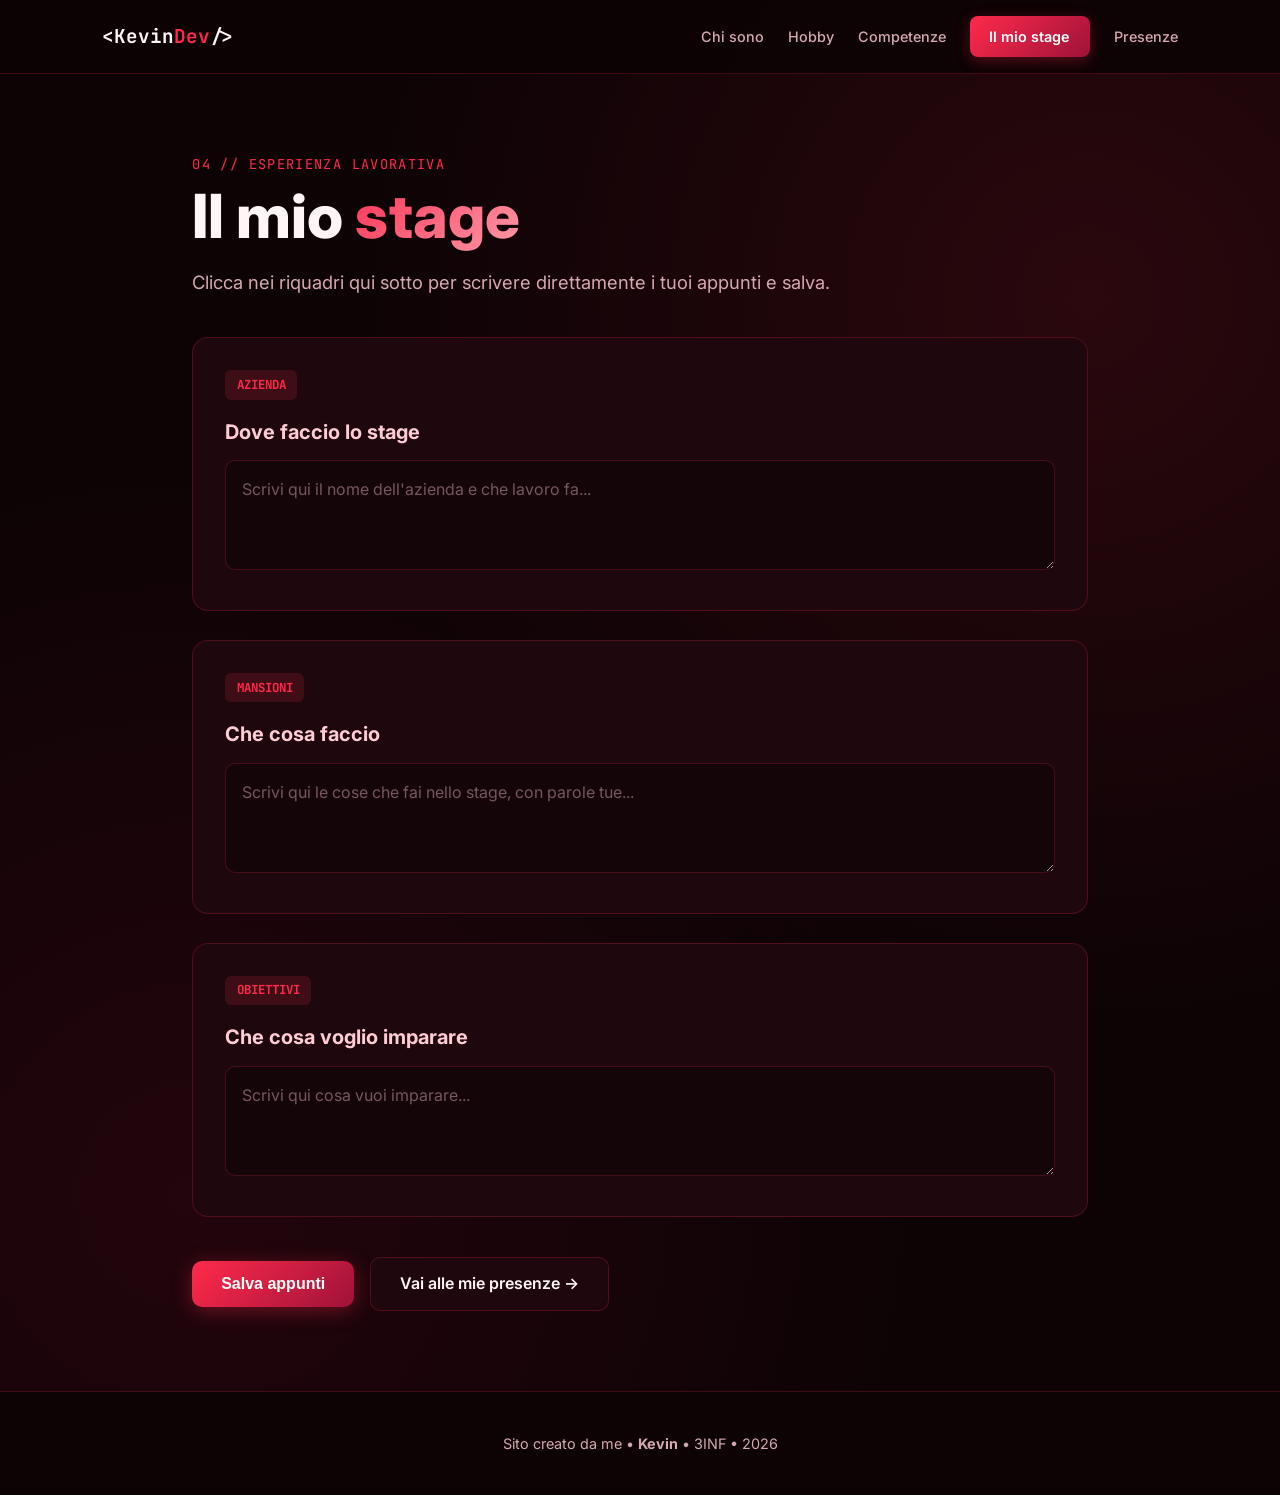
<file: stage.html>
<!DOCTYPE html>
<html lang="it">
<head>
    <meta charset="UTF-8">
    <meta name="viewport" content="width=device-width, initial-scale=1.0">
    <title>Kevin | Il mio stage</title>
    <link href="https://fonts.googleapis.com/css2?family=Inter:wght@400;500;600;800&family=JetBrains+Mono:wght@400;700&display=swap" rel="stylesheet">
    <style>
        /* STESSI IDENTICI COLORI DELLA HOME */
        :root {
            --bg-dark: #0d0305;
            --bg-alt: #140508;
            --surface: #1f080d;
            --surface-hover: #2b0b12;
            --text-main: #fff5f6;
            --text-muted: #d6a8af;
            --accent: #ff2a4b;
            --accent-dark: #9f1239;
            --border: rgba(255, 42, 75, 0.22);
        }

        * { margin: 0; padding: 0; box-sizing: border-box; scroll-behavior: smooth; }

        body {
            font-family: 'Inter', sans-serif;
            background-color: var(--bg-dark);
            color: var(--text-main);
            line-height: 1.6;
            min-height: 100vh;
            overflow-x: hidden;
            background-image: 
                radial-gradient(circle at 85% 20%, rgba(255, 42, 75, 0.12), transparent 45%),
                radial-gradient(circle at 15% 80%, rgba(159, 18, 57, 0.15), transparent 45%);
        }

        /* NAVBAR IDENTICA ALLA HOME */
        nav {
            position: sticky;
            top: 0;
            z-index: 1000;
            background: rgba(13, 3, 5, 0.92);
            backdrop-filter: blur(12px);
            -webkit-backdrop-filter: blur(12px);
            border-bottom: 1px solid var(--border);
            padding: 1rem 8%;
            display: flex;
            justify-content: space-between;
            align-items: center;
            flex-wrap: wrap;
            gap: 1rem;
        }

        .brand {
            font-family: 'JetBrains Mono', monospace;
            font-weight: 700;
            font-size: 1.2rem;
            color: var(--text-main);
            text-decoration: none;
        }

        .brand span { color: var(--accent); }

        .nav-links {
            display: flex;
            align-items: center;
            gap: 1.5rem;
            flex-wrap: wrap;
        }

        .nav-links a {
            color: var(--text-muted);
            text-decoration: none;
            font-weight: 500;
            font-size: 0.9rem;
            transition: color 0.2s;
        }

        .nav-links a:hover { color: var(--accent); }

        .nav-links a.active {
            background: linear-gradient(135deg, var(--accent), var(--accent-dark));
            color: #fff;
            padding: 0.55rem 1.2rem;
            border-radius: 8px;
            font-weight: 600;
            box-shadow: 0 4px 15px rgba(255, 42, 75, 0.3);
        }

        /* CONTENUTO IN TEMA CON LA HOME */
        .container { max-width: 1100px; margin: 0 auto; padding: 5rem 8%; }
        .theme-header { margin-bottom: 2.5rem; }

        .theme-tag {
            font-family: 'JetBrains Mono', monospace;
            font-size: 0.85rem;
            color: var(--accent);
            text-transform: uppercase;
            letter-spacing: 0.1em;
            display: block;
            margin-bottom: 0.4rem;
        }

        h1 { font-size: clamp(2.5rem, 5vw, 3.8rem); font-weight: 800; line-height: 1.15; margin-bottom: 1rem; }
        h1 span {
            background: linear-gradient(135deg, #ff3355, #ff99a8);
            -webkit-background-clip: text;
            -webkit-text-fill-color: transparent;
        }

        .subtitle { color: var(--text-muted); font-size: 1.15rem; }

        .stage-grid { display: grid; grid-template-columns: 1fr; gap: 1.8rem; margin-bottom: 2.5rem; }

        .stage-card {
            background: var(--surface);
            border: 1px solid var(--border);
            border-radius: 16px;
            padding: 2rem;
            transition: transform 0.25s, border-color 0.25s;
        }

        .stage-card:hover {
            border-color: var(--accent);
        }

        .area-badge {
            font-family: 'JetBrains Mono', monospace;
            font-size: 0.78rem;
            color: var(--accent);
            background: rgba(255, 42, 75, 0.14);
            padding: 0.3rem 0.7rem;
            border-radius: 6px;
            display: inline-block;
            margin-bottom: 1rem;
            font-weight: 700;
        }

        .stage-card h2 { font-size: 1.25rem; color: #ffccd3; margin-bottom: 0.8rem; }

        textarea {
            width: 100%;
            min-height: 110px;
            background: var(--bg-alt);
            border: 1px solid var(--border);
            border-radius: 10px;
            padding: 1rem;
            color: var(--text-main);
            font-family: 'Inter', sans-serif;
            font-size: 1rem;
            line-height: 1.6;
            resize: vertical;
            outline: none;
            transition: border-color 0.2s, background 0.2s;
        }

        textarea:focus {
            border-color: var(--accent);
            background: var(--bg-dark);
        }

        textarea::placeholder { color: var(--text-muted); opacity: 0.5; }

        .actions { display: flex; gap: 1rem; flex-wrap: wrap; align-items: center; }

        .btn-primary {
            background: linear-gradient(135deg, var(--accent), var(--accent-dark));
            color: #fff;
            padding: 0.85rem 1.8rem;
            border-radius: 10px;
            text-decoration: none;
            font-weight: 600;
            border: none;
            cursor: pointer;
            font-size: 1rem;
            box-shadow: 0 4px 20px rgba(255, 42, 75, 0.35);
            transition: transform 0.2s;
        }

        .btn-primary:hover { transform: translateY(-2px); }

        .btn-secondary {
            background: var(--surface);
            color: var(--text-main);
            border: 1px solid var(--border);
            padding: 0.85rem 1.8rem;
            border-radius: 10px;
            text-decoration: none;
            font-weight: 600;
            transition: background 0.2s;
        }

        .btn-secondary:hover { background: var(--surface-hover); }

        .saved-msg { color: #ff99a8; font-family: 'JetBrains Mono', monospace; font-size: 0.9rem; opacity: 0; transition: opacity 0.3s; }

        footer {
            background: var(--bg-dark);
            border-top: 1px solid var(--border);
            padding: 2.5rem 8%;
            text-align: center;
            color: var(--text-muted);
            font-size: 0.9rem;
        }
    </style>
</head>
<body>

    <nav>
        <a href="index.html" class="brand">&lt;Kevin<span>Dev</span>/&gt;</a>
        <div class="nav-links">
            <a href="index.html#chi-sono">Chi sono</a>
            <a href="index.html#hobby">Hobby</a>
            <a href="index.html#competenze">Competenze</a>
            <a href="stage.html" class="active">Il mio stage</a>
            <a href="presenze.html">Presenze</a>
        </div>
    </nav>

    <div class="container">
        <div class="theme-header">
            <span class="theme-tag">04 // Esperienza lavorativa</span>
            <h1>Il mio <span>stage</span></h1>
            <p class="subtitle">Clicca nei riquadri qui sotto per scrivere direttamente i tuoi appunti e salva.</p>
        </div>

        <div class="stage-grid">
            <div class="stage-card">
                <span class="area-badge">AZIENDA</span>
                <h2>Dove faccio lo stage</h2>
                <textarea id="azienda" placeholder="Scrivi qui il nome dell'azienda e che lavoro fa..."></textarea>
            </div>

            <div class="stage-card">
                <span class="area-badge">MANSIONI</span>
                <h2>Che cosa faccio</h2>
                <textarea id="mansioni" placeholder="Scrivi qui le cose che fai nello stage, con parole tue..."></textarea>
            </div>

            <div class="stage-card">
                <span class="area-badge">OBIETTIVI</span>
                <h2>Che cosa voglio imparare</h2>
                <textarea id="obiettivi" placeholder="Scrivi qui cosa vuoi imparare..."></textarea>
            </div>
        </div>

        <div class="actions">
            <button onclick="salvaTesto()" class="btn-primary">Salva appunti</button>
            <a href="presenze.html" class="btn-secondary">Vai alle mie presenze →</a>
            <span id="msg" class="saved-msg">✔ Appunti salvati!</span>
        </div>
    </div>

    <footer>
        <p>Sito creato da me • <strong>Kevin</strong> • 3INF • 2026</p>
    </footer>

    <script>
        window.onload = function() {
            if(localStorage.getItem('stage_azienda')) document.getElementById('azienda').value = localStorage.getItem('stage_azienda');
            if(localStorage.getItem('stage_mansioni')) document.getElementById('mansioni').value = localStorage.getItem('stage_mansioni');
            if(localStorage.getItem('stage_obiettivi')) document.getElementById('obiettivi').value = localStorage.getItem('stage_obiettivi');
        };

        function salvaTesto() {
            localStorage.setItem('stage_azienda', document.getElementById('azienda').value);
            localStorage.setItem('stage_mansioni', document.getElementById('mansioni').value);
            localStorage.setItem('stage_obiettivi', document.getElementById('obiettivi').value);
            const msg = document.getElementById('msg');
            msg.style.opacity = '1';
            setTimeout(() => { msg.style.opacity = '0'; }, 2500);
        }
    </script>

</body>
</html>
</file>
<file: style.css>
<!DOCTYPE html>
<html lang="it">
<head>
    <meta charset="UTF-8">
    <meta name="viewport" content="width=device-width, initial-scale=1.0">
    <title>Il Mio Sito</title>
    
    <!-- Font moderno da Google Fonts -->
    <link href="https://fonts.googleapis.com/css2?family=Inter:wght@400;600;800&display=swap" rel="stylesheet">

    <style>
        /* =========================================
           1. VARIABILI (Tema Rosso Scuro)
           ========================================= */
        :root {
            --bg-color: #140507;               /* Sfondo rosso scurissimo */
            --card-bg: rgba(45, 10, 15, 0.75); /* Sfondo card bordeaux */
            --text-main: #fff5f6;              /* Bianco rosato leggibile */
            --text-muted: #e2b8be;             /* Rosa tenue per paragrafi */
            --accent: #ff2a4b;                 /* Rosso neon per dettagli */
            --gradient: linear-gradient(135deg, #ff3355 0%, #ff8598 100%);
            --border-glass: 1px solid rgba(255, 77, 106, 0.25);
        }

        /* =========================================
           2. RESET E BASE
           ========================================= */
        * {
            margin: 0;
            padding: 0;
            box-sizing: border-box;
            scroll-behavior: smooth;
        }

        html, body {
            min-height: 100vh;
            font-family: 'Inter', -apple-system, BlinkMacSystemFont, sans-serif;
            background-color: var(--bg-color) !important;
            color: var(--text-main);
            line-height: 1.6;
            overflow-x: hidden;
            background-image: 
                radial-gradient(circle at top right, rgba(220, 20, 60, 0.28), transparent 45%),
                radial-gradient(circle at bottom left, rgba(139, 0, 0, 0.32), transparent 45%) !important;
        }

        /* =========================================
           3. TIPOGRAFIA E TITOLI
           ========================================= */
        h1, h2, h3 {
            font-weight: 800;
            letter-spacing: -0.02em;
            line-height: 1.2;
            color: var(--text-main);
        }

        h1 {
            font-size: clamp(2.5rem, 5vw, 4rem);
            background: var(--gradient);
            -webkit-background-clip: text;
            -webkit-text-fill-color: transparent;
            margin-bottom: 1rem;
            filter: drop-shadow(0 2px 10px rgba(255, 42, 75, 0.25));
        }

        h2 {
            color: #ffccd3;
            margin-bottom: 0.8rem;
        }

        p {
            color: var(--text-muted);
            font-size: 1.1rem;
            margin-bottom: 1.5rem;
        }

        ::selection {
            background: var(--accent);
            color: #ffffff;
        }

        /* =========================================
           4. NAVBAR EFFETTO VETRO BORDEAUX
           ========================================= */
        header {
            position: sticky;
            top: 0;
            z-index: 100;
            backdrop-filter: blur(12px);
            -webkit-backdrop-filter: blur(12px);
            background: rgba(20, 5, 7, 0.85);
            border-bottom: var(--border-glass);
            padding: 1rem 5%;
            display: flex;
            justify-content: space-between;
            align-items: center;
        }

        .logo {
            font-weight: 800;
            font-size: 1.3rem;
            color: var(--text-main);
            text-decoration: none;
        }

        .logo span {
            color: var(--accent);
        }

        nav a {
            color: var(--text-main);
            text-decoration: none;
            margin-left: 2rem;
            font-weight: 500;
            transition: color 0.3s ease;
        }

        nav a:hover {
            color: var(--accent);
        }

        /* =========================================
           5. BOTTONI CON BAGLIORE RUBINO
           ========================================= */
        .btn {
            display: inline-block;
            padding: 0.8rem 1.8rem;
            border-radius: 50px;
            background: linear-gradient(135deg, #e11d48 0%, #9f1239 100%);
            color: #ffffff;
            font-weight: 600;
            text-decoration: none;
            border: 1px solid rgba(255, 255, 255, 0.15);
            cursor: pointer;
            box-shadow: 0 4px 15px rgba(225, 29, 72, 0.4);
            transition: transform 0.2s ease, box-shadow 0.2s ease;
        }

        .btn:hover {
            transform: translateY(-3px);
            box-shadow: 0 8px 25px rgba(255, 42, 75, 0.65);
        }

        /* =========================================
           6. SEZIONI, GRIGLIA E CARD
           ========================================= */
        .container {
            max-width: 1200px;
            margin: 0 auto;
            padding: 4rem 5%;
        }

        .hero {
            text-align: center;
            padding: 6rem 5% 4rem;
        }

        .hero p {
            max-width: 600px;
            margin: 0 auto 2rem;
        }

        .grid {
            display: grid;
            grid-template-columns: repeat(auto-fit, minmax(300px, 1fr));
            gap: 2rem;
        }

        .card {
            background: var(--card-bg);
            border: var(--border-glass);
            border-radius: 16px;
            padding: 2rem;
            backdrop-filter: blur(10px);
            transition: transform 0.3s ease, border-color 0.3s ease, box-shadow 0.3s ease;
        }

        .card:hover {
            transform: translateY(-8px);
            border-color: rgba(255, 42, 75, 0.6);
            box-shadow: 0 10px 30px rgba(0, 0, 0, 0.5);
        }

        /* =========================================
           7. INPUT E FORM
           ========================================= */
        input, textarea {
            width: 100%;
            padding: 1rem;
            margin-bottom: 1rem;
            background: rgba(20, 5, 7, 0.7);
            border: var(--border-glass);
            border-radius: 8px;
            color: var(--text-main);
            font-family: inherit;
            outline: none;
            transition: border-color 0.3s;
        }

        input::placeholder, textarea::placeholder {
            color: rgba(226, 184, 190, 0.5);
        }

        input:focus, textarea:focus {
            border-color: var(--accent);
        }

        footer {
            text-align: center;
            padding: 2rem;
            border-top: var(--border-glass);
            color: var(--text-muted);
            font-size: 0.9rem;
        }
    </style>
</head>
<body>

    <!-- BARRA DI NAVIGAZIONE -->
    <header>
        <a href="#" class="logo">MIO<span>SITO</span></a>
        <nav>
            <a href="#home">Home</a>
            <a href="#progetti">Progetti</a>
            <a href="#contatti">Contatti</a>
        </nav>
    </header>

    <!-- SEZIONE PRINCIPALE (HERO) -->
    <section id="home" class="container hero">
        <h1>Benvenuto nel mio spazio</h1>
        <p>Un design moderno in rosso scuro, ad alto contrasto e con effetti vetro. Modifica questi testi per raccontare chi sei o cosa fai.</p>
        <a href="#progetti" class="btn">Scopri di più</a>
    </section>

    <!-- SEZIONE CARD / PROGETTI -->
    <section id="progetti" class="container">
        <div class="grid">
            <div class="card">
                <h2>Titolo Card 1</h2>
                <p>Qui puoi inserire una descrizione del tuo progetto, servizio o passione. Passa il mouse sopra per vedere l'effetto.</p>
                <a href="#" class="btn">Apri</a>
            </div>
            <div class="card">
                <h2>Titolo Card 2</h2>
                <p>Le scritte sono studiate per risaltare sullo sfondo bordeaux scuro senza affaticare la vista.</p>
                <a href="#" class="btn">Apri</a>
            </div>
            <div class="card">
                <h2>Titolo Card 3</h2>
                <p>Il layout si adatta automaticamente sia agli schermi grandi del PC che allo schermo dello smartphone.</p>
                <a href="#" class="btn">Apri</a>
            </div>
        </div>
    </section>

    <!-- SEZIONE CONTATTI -->
    <section id="contatti" class="container">
        <div class="card" style="max-width: 600px; margin: 0 auto;">
            <h2>Scrivimi un messaggio</h2>
            <p>Compila i campi qui sotto per metterti in contatto.</p>
            <form>
                <input type="text" placeholder="Il tuo nome" required>
                <input type="email" placeholder="La tua email" required>
                <textarea rows="4" placeholder="Il tuo messaggio..."></textarea>
                <button type="submit" class="btn">Invia Messaggio</button>
            </form>
        </div>
    </section>

    <footer>
        © 2026 - Creato con stile
    </footer>

</body>
</html>
</file>
